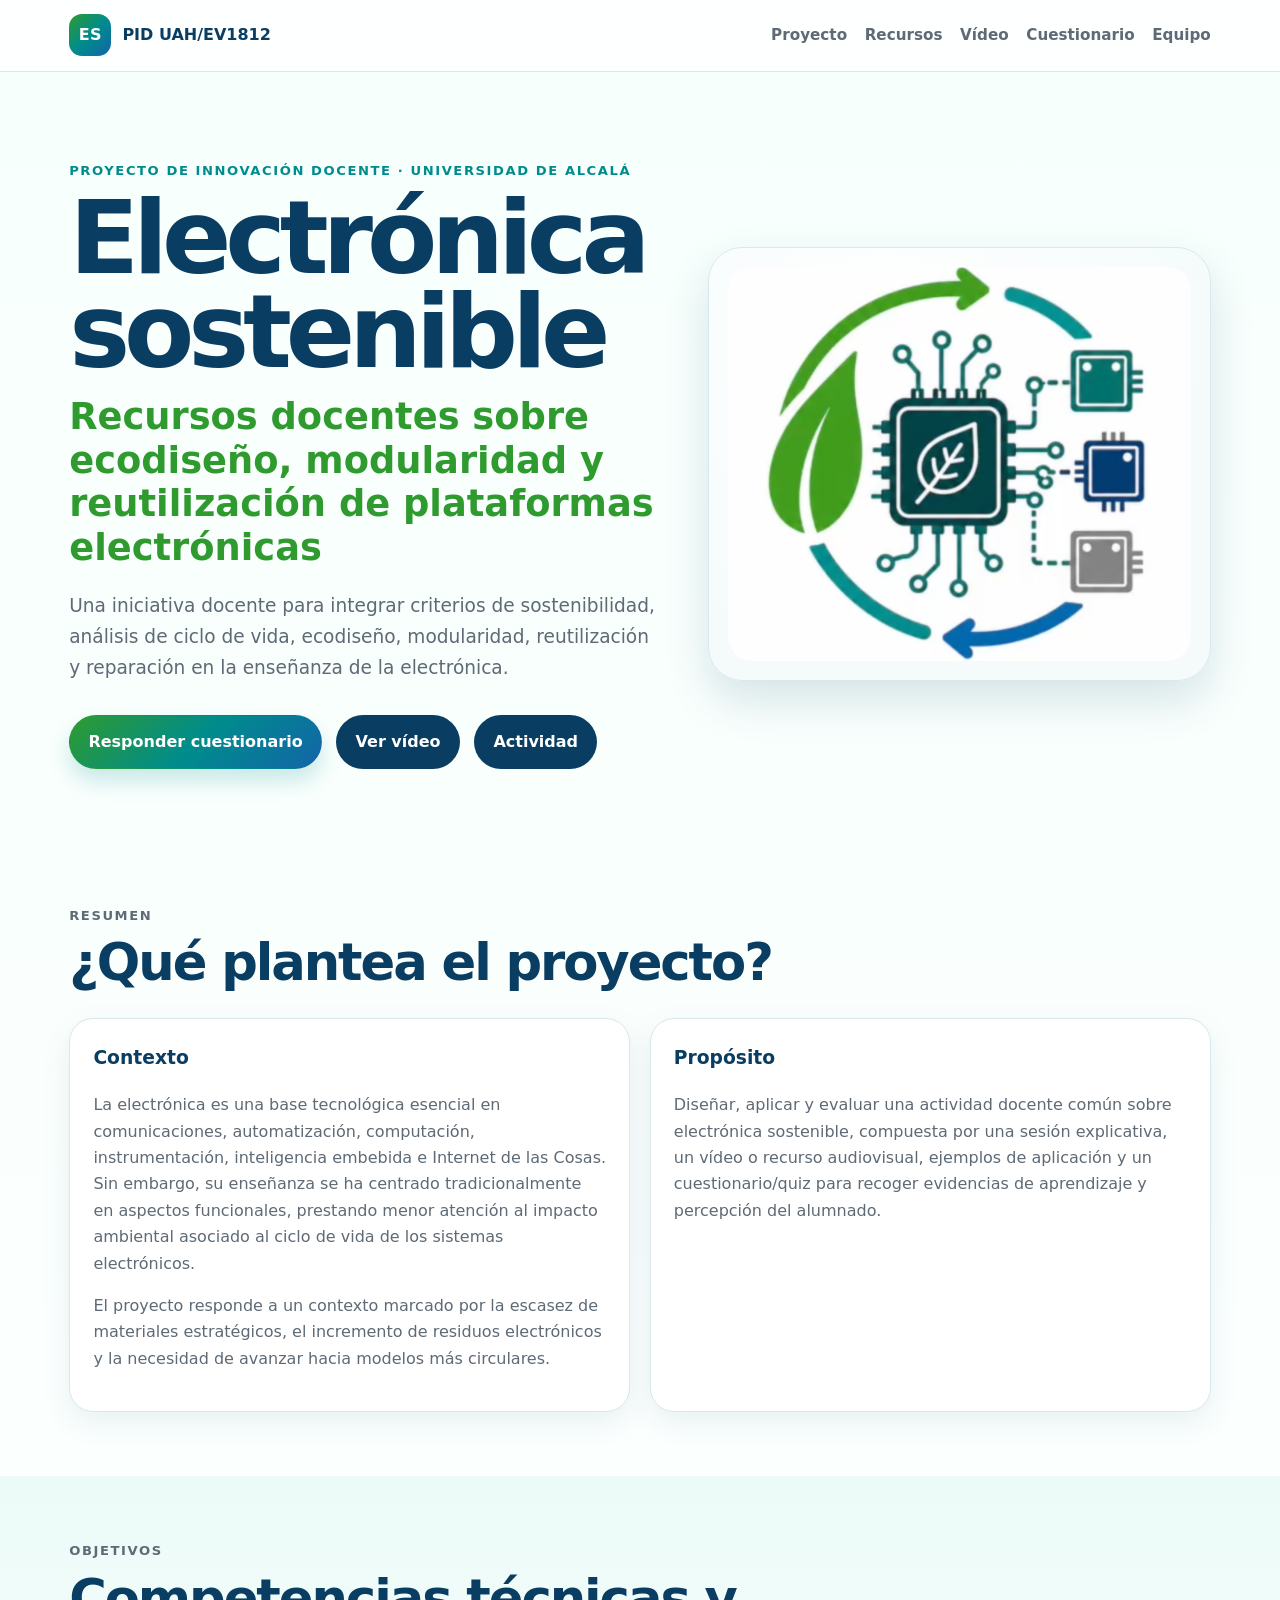
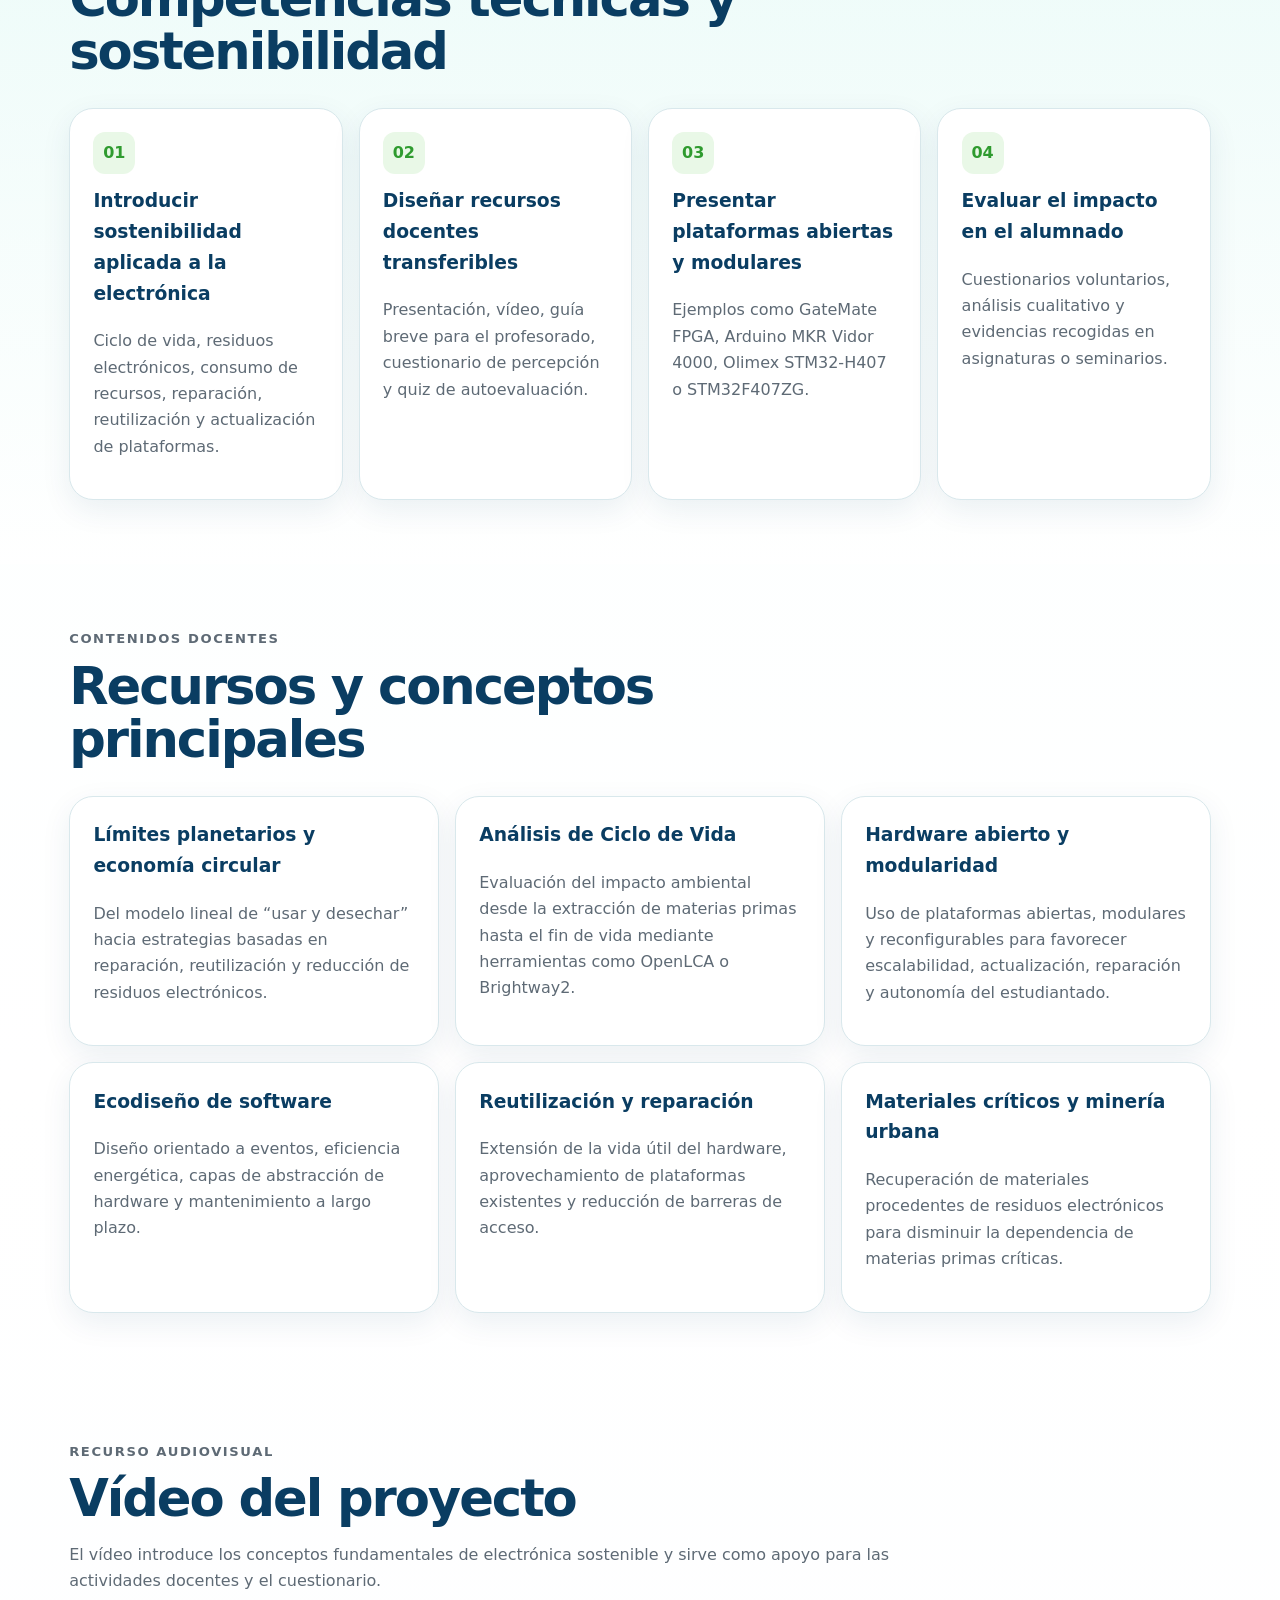
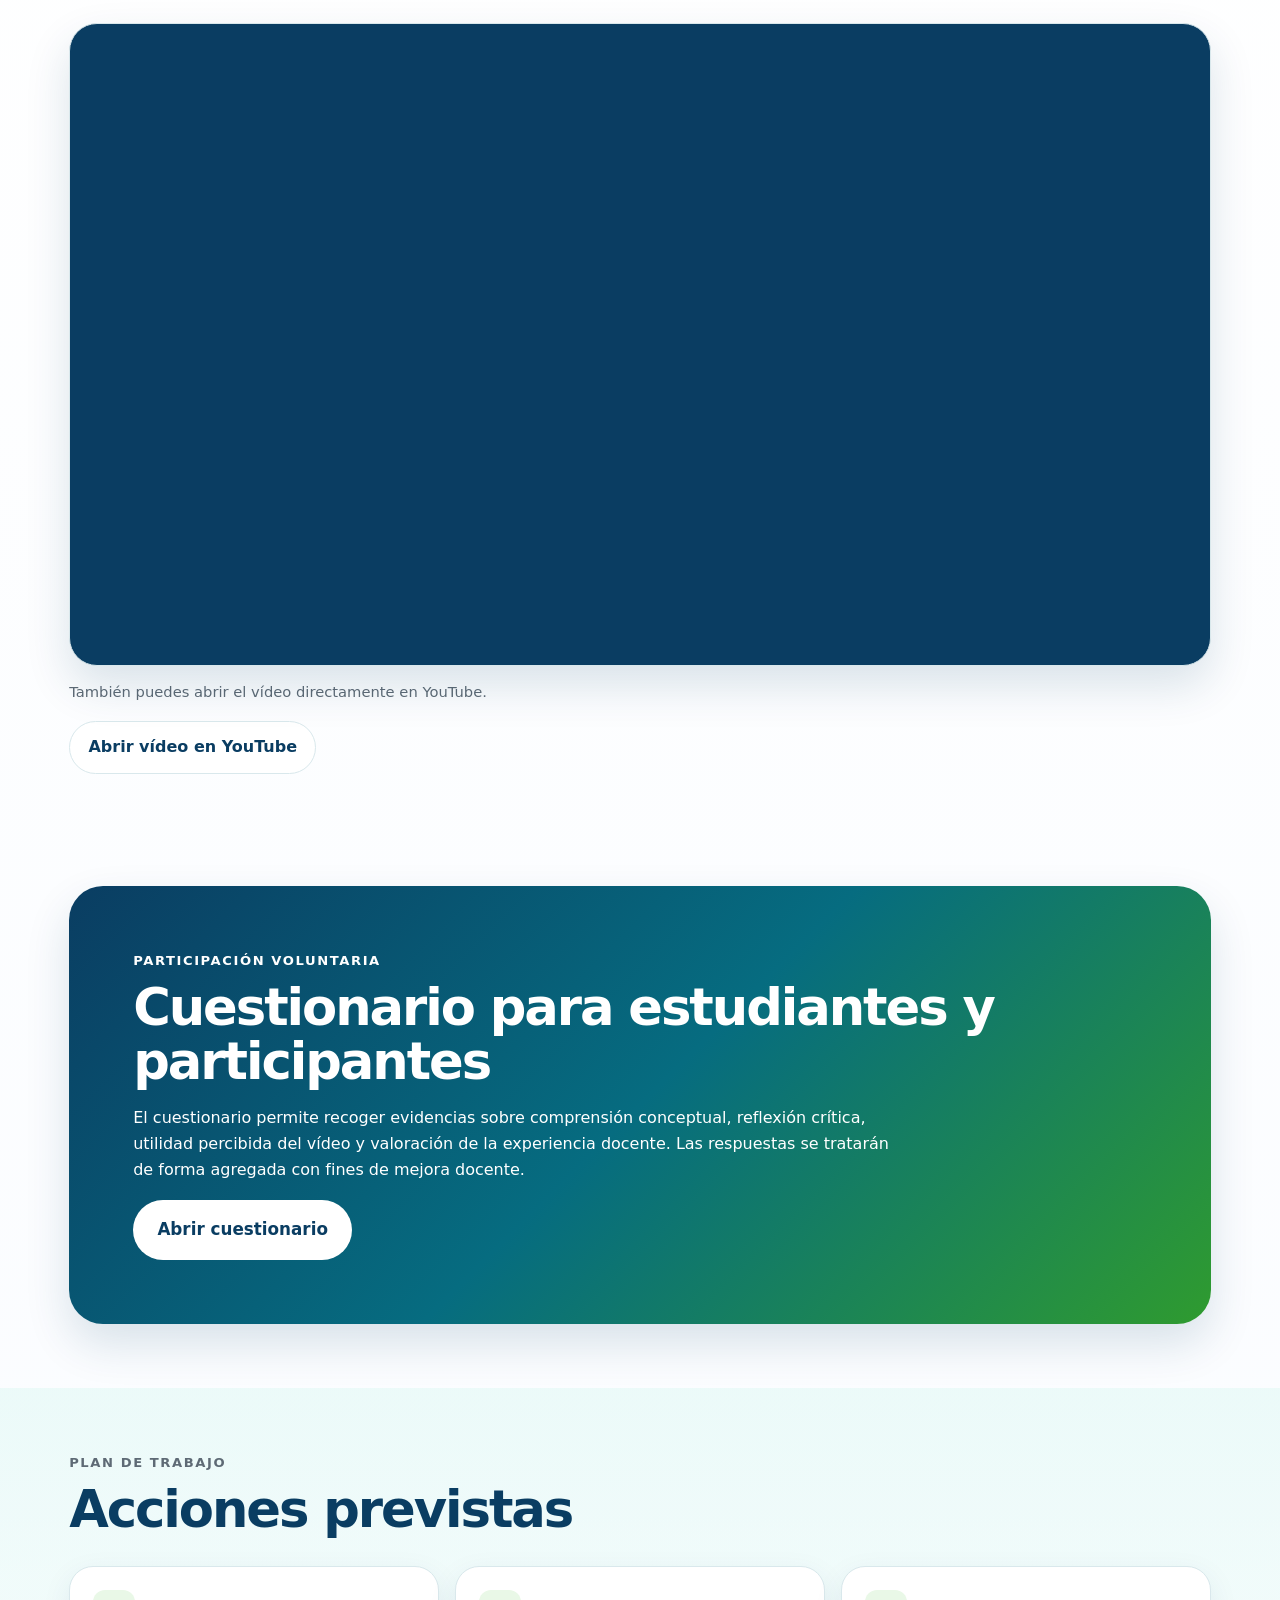
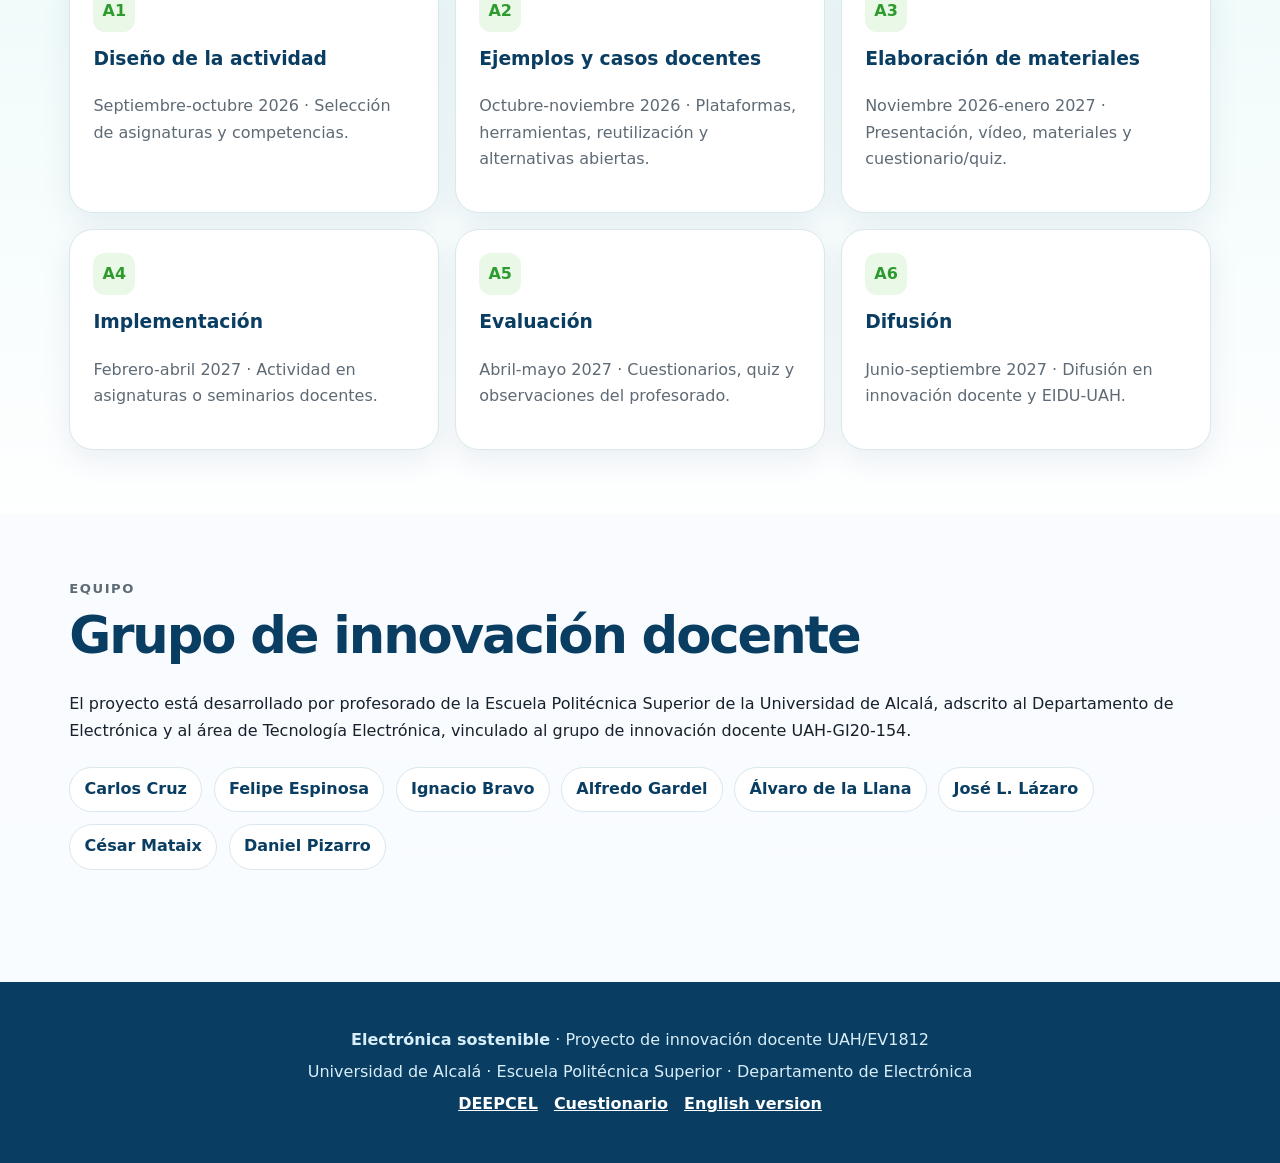
<file: index.html>
<!DOCTYPE html>
<html lang="es">
<head>
  <meta charset="utf-8" />
  <meta name="viewport" content="width=device-width, initial-scale=1" />
  <meta name="description" content="Proyecto de innovación docente UAH/EV1812: Electrónica sostenible, recursos docentes sobre ecodiseño, modularidad y reutilización de plataformas electrónicas." />
  <meta name="author" content="Universidad de Alcalá - Proyecto de Innovación Docente UAH/EV1812" />
  <meta property="og:title" content="Electrónica sostenible | PID UAH/EV1812" />
  <meta property="og:description" content="Recursos docentes sobre ecodiseño, modularidad y reutilización de plataformas electrónicas." />
  <meta property="og:type" content="website" />
  <meta property="og:image" content="assets/logo.png" />
  <title>Electrónica sostenible | PID UAH/EV1812</title>
  <link rel="alternate" hreflang="en" href="en.html" />
  <link rel="stylesheet" href="styles.css" />
</head>
<body>
  <header class="site-header">
    <nav class="nav" aria-label="Navegación principal">
      <a class="brand" href="#inicio" aria-label="Inicio">
        <span class="brand-mark">ES</span>
        <span>PID UAH/EV1812</span>
      </a>
      <button class="menu-toggle" aria-expanded="false" aria-controls="nav-links">Menú</button>
      <div class="nav-links" id="nav-links">
        <a href="#proyecto">Proyecto</a>
        <a href="#recursos">Recursos</a>
        <a href="#video">Vídeo</a>
        <a href="#cuestionario">Cuestionario</a>
        <a href="#equipo">Equipo</a>
      </div>
    </nav>
  </header>

  <main id="inicio">
    <section class="hero">
      <div class="hero-content">
        <p class="eyebrow">Proyecto de Innovación Docente · Universidad de Alcalá</p>
        <h1>Electrónica sostenible</h1>
        <h2>Recursos docentes sobre ecodiseño, modularidad y reutilización de plataformas electrónicas</h2>
        <p class="lead">
          Una iniciativa docente para integrar criterios de sostenibilidad, análisis de ciclo de vida,
          ecodiseño, modularidad, reutilización y reparación en la enseñanza de la electrónica.
        </p>
        <div class="hero-actions" aria-label="Acciones principales">
          <a class="button primary" href="https://forms.cloud.microsoft/Pages/ResponsePage.aspx?id=UsXSzh99MUeqOi8OyWKeJmUz8OkWQOFGtOzalf_WhLFUMTdSUzQ0OTdFRDVIVExIVVpZMkoxTU9JRi4u" target="_blank" rel="noopener">Responder cuestionario</a>
          <a class="button secondary" href="#video">Ver vídeo</a>
          <a class="button secondary" href="https://charlicruz.github.io/Teaching/Electronic%20Technology/PCB_site/index.html">Actividad</a>
        </div>
      </div>
      <div class="hero-card" aria-label="Logo del proyecto">
        <img src="assets/logo.png" alt="Logo del proyecto Electrónica sostenible" />
      </div>
    </section>

    <section id="proyecto" class="section">
      <div class="section-heading">
        <p class="eyebrow">Resumen</p>
        <h2>¿Qué plantea el proyecto?</h2>
      </div>
      <div class="grid two-columns">
        <article class="card">
          <h3>Contexto</h3>
          <p>
            La electrónica es una base tecnológica esencial en comunicaciones, automatización,
            computación, instrumentación, inteligencia embebida e Internet de las Cosas. Sin embargo,
            su enseñanza se ha centrado tradicionalmente en aspectos funcionales, prestando menor
            atención al impacto ambiental asociado al ciclo de vida de los sistemas electrónicos.
          </p>
          <p>
            El proyecto responde a un contexto marcado por la escasez de materiales estratégicos,
            el incremento de residuos electrónicos y la necesidad de avanzar hacia modelos más circulares.
          </p>
        </article>
        <article class="card">
          <h3>Propósito</h3>
          <p>
            Diseñar, aplicar y evaluar una actividad docente común sobre electrónica sostenible,
            compuesta por una sesión explicativa, un vídeo o recurso audiovisual, ejemplos de aplicación
            y un cuestionario/quiz para recoger evidencias de aprendizaje y percepción del alumnado.
          </p>
        </article>
      </div>
    </section>

    <section class="section muted">
      <div class="section-heading">
        <p class="eyebrow">Objetivos</p>
        <h2>Competencias técnicas y sostenibilidad</h2>
      </div>
      <div class="objective-list">
        <article class="objective">
          <span>01</span>
          <h3>Introducir sostenibilidad aplicada a la electrónica</h3>
          <p>Ciclo de vida, residuos electrónicos, consumo de recursos, reparación, reutilización y actualización de plataformas.</p>
        </article>
        <article class="objective">
          <span>02</span>
          <h3>Diseñar recursos docentes transferibles</h3>
          <p>Presentación, vídeo, guía breve para el profesorado, cuestionario de percepción y quiz de autoevaluación.</p>
        </article>
        <article class="objective">
          <span>03</span>
          <h3>Presentar plataformas abiertas y modulares</h3>
          <p>Ejemplos como GateMate FPGA, Arduino MKR Vidor 4000, Olimex STM32-H407 o STM32F407ZG.</p>
        </article>
        <article class="objective">
          <span>04</span>
          <h3>Evaluar el impacto en el alumnado</h3>
          <p>Cuestionarios voluntarios, análisis cualitativo y evidencias recogidas en asignaturas o seminarios.</p>
        </article>
      </div>
    </section>

    <section id="recursos" class="section">
      <div class="section-heading">
        <p class="eyebrow">Contenidos docentes</p>
        <h2>Recursos y conceptos principales</h2>
      </div>
      <div class="topics-grid">
        <article class="topic">
          <h3>Límites planetarios y economía circular</h3>
          <p>Del modelo lineal de “usar y desechar” hacia estrategias basadas en reparación, reutilización y reducción de residuos electrónicos.</p>
        </article>
        <article class="topic">
          <h3>Análisis de Ciclo de Vida</h3>
          <p>Evaluación del impacto ambiental desde la extracción de materias primas hasta el fin de vida mediante herramientas como OpenLCA o Brightway2.</p>
        </article>
        <article class="topic">
          <h3>Hardware abierto y modularidad</h3>
          <p>Uso de plataformas abiertas, modulares y reconfigurables para favorecer escalabilidad, actualización, reparación y autonomía del estudiantado.</p>
        </article>
        <article class="topic">
          <h3>Ecodiseño de software</h3>
          <p>Diseño orientado a eventos, eficiencia energética, capas de abstracción de hardware y mantenimiento a largo plazo.</p>
        </article>
        <article class="topic">
          <h3>Reutilización y reparación</h3>
          <p>Extensión de la vida útil del hardware, aprovechamiento de plataformas existentes y reducción de barreras de acceso.</p>
        </article>
        <article class="topic">
          <h3>Materiales críticos y minería urbana</h3>
          <p>Recuperación de materiales procedentes de residuos electrónicos para disminuir la dependencia de materias primas críticas.</p>
        </article>
      </div>
    </section>

  

    <section id="video" class="section">
      <div class="section-heading">
        <p class="eyebrow">Recurso audiovisual</p>
        <h2>Vídeo del proyecto</h2>
        <p>El vídeo introduce los conceptos fundamentales de electrónica sostenible y sirve como apoyo para las actividades docentes y el cuestionario.</p>
      </div>
      <div class="video-wrapper">
        <iframe
          src="https://www.youtube.com/embed/miIaRYKboC8"
          title="Vídeo del proyecto Electrónica sostenible"
          loading="lazy"
          allow="accelerometer; autoplay; clipboard-write; encrypted-media; gyroscope; picture-in-picture; web-share"
          allowfullscreen>
        </iframe>
      </div>
      <p class="small-note">También puedes abrir el vídeo directamente en YouTube.</p>
      <p><a class="button ghost" href="https://youtu.be/miIaRYKboC8" target="_blank" rel="noopener">Abrir vídeo en YouTube</a></p>
    </section>

    <section id="cuestionario" class="section cta-section">
      <div class="cta-card">
        <p class="eyebrow">Participación voluntaria</p>
        <h2>Cuestionario para estudiantes y participantes</h2>
        <p>
          El cuestionario permite recoger evidencias sobre comprensión conceptual, reflexión crítica,
          utilidad percibida del vídeo y valoración de la experiencia docente. Las respuestas se tratarán
          de forma agregada con fines de mejora docente.
        </p>
        <a class="button primary large" href="https://forms.cloud.microsoft/Pages/ResponsePage.aspx?id=UsXSzh99MUeqOi8OyWKeJmUz8OkWQOFGtOzalf_WhLFUMTdSUzQ0OTdFRDVIVExIVVpZMkoxTU9JRi4u" target="_blank" rel="noopener">Abrir cuestionario</a>
      </div>
    </section>

    <section class="section muted">
      <div class="section-heading">
        <p class="eyebrow">Plan de trabajo</p>
        <h2>Acciones previstas</h2>
      </div>
      <div class="timeline">
        <article>
          <span>A1</span>
          <h3>Diseño de la actividad</h3>
          <p>Septiembre-octubre 2026 · Selección de asignaturas y competencias.</p>
        </article>
        <article>
          <span>A2</span>
          <h3>Ejemplos y casos docentes</h3>
          <p>Octubre-noviembre 2026 · Plataformas, herramientas, reutilización y alternativas abiertas.</p>
        </article>
        <article>
          <span>A3</span>
          <h3>Elaboración de materiales</h3>
          <p>Noviembre 2026-enero 2027 · Presentación, vídeo, materiales y cuestionario/quiz.</p>
        </article>
        <article>
          <span>A4</span>
          <h3>Implementación</h3>
          <p>Febrero-abril 2027 · Actividad en asignaturas o seminarios docentes.</p>
        </article>
        <article>
          <span>A5</span>
          <h3>Evaluación</h3>
          <p>Abril-mayo 2027 · Cuestionarios, quiz y observaciones del profesorado.</p>
        </article>
        <article>
          <span>A6</span>
          <h3>Difusión</h3>
          <p>Junio-septiembre 2027 · Difusión en innovación docente y EIDU-UAH.</p>
        </article>
      </div>
    </section>

    <section id="equipo" class="section">
      <div class="section-heading">
        <p class="eyebrow">Equipo</p>
        <h2>Grupo de innovación docente</h2>
      </div>
      <p>
        El proyecto está desarrollado por profesorado de la Escuela Politécnica Superior de la Universidad de Alcalá,
        adscrito al Departamento de Electrónica y al área de Tecnología Electrónica, vinculado al grupo de innovación docente UAH-GI20-154.
      </p>
      <div class="people-grid" aria-label="Miembros del equipo">
        <span>Carlos Cruz</span>
        <span>Felipe Espinosa</span>
        <span>Ignacio Bravo</span>
        <span>Alfredo Gardel</span>
        <span>Álvaro de la Llana</span>
        <span>José L. Lázaro</span>
        <span>César Mataix</span>
        <span>Daniel Pizarro</span>
      </div>
    </section>
  </main>

  <footer class="site-footer">
    <p><strong>Electrónica sostenible</strong> · Proyecto de innovación docente UAH/EV1812</p>
    <p>Universidad de Alcalá · Escuela Politécnica Superior · Departamento de Electrónica</p>
    <p class="footer-links">
      <a href="https://deepcel.univ-tours.fr/deepcel/" target="_blank" rel="noopener">DEEPCEL</a>
      <a href="https://forms.cloud.microsoft/Pages/ResponsePage.aspx?id=UsXSzh99MUeqOi8OyWKeJmUz8OkWQOFGtOzalf_WhLFUMTdSUzQ0OTdFRDVIVExIVVpZMkoxTU9JRi4u" target="_blank" rel="noopener">Cuestionario</a>
      <a href="en.html" lang="en">English version</a>
    </p>
  </footer>

  <script>
    const toggle = document.querySelector('.menu-toggle');
    const links = document.querySelector('#nav-links');
    if (toggle && links) {
      toggle.addEventListener('click', () => {
        const expanded = toggle.getAttribute('aria-expanded') === 'true';
        toggle.setAttribute('aria-expanded', String(!expanded));
        links.classList.toggle('open');
      });
    }
  </script>
</body>
</html>
</file>
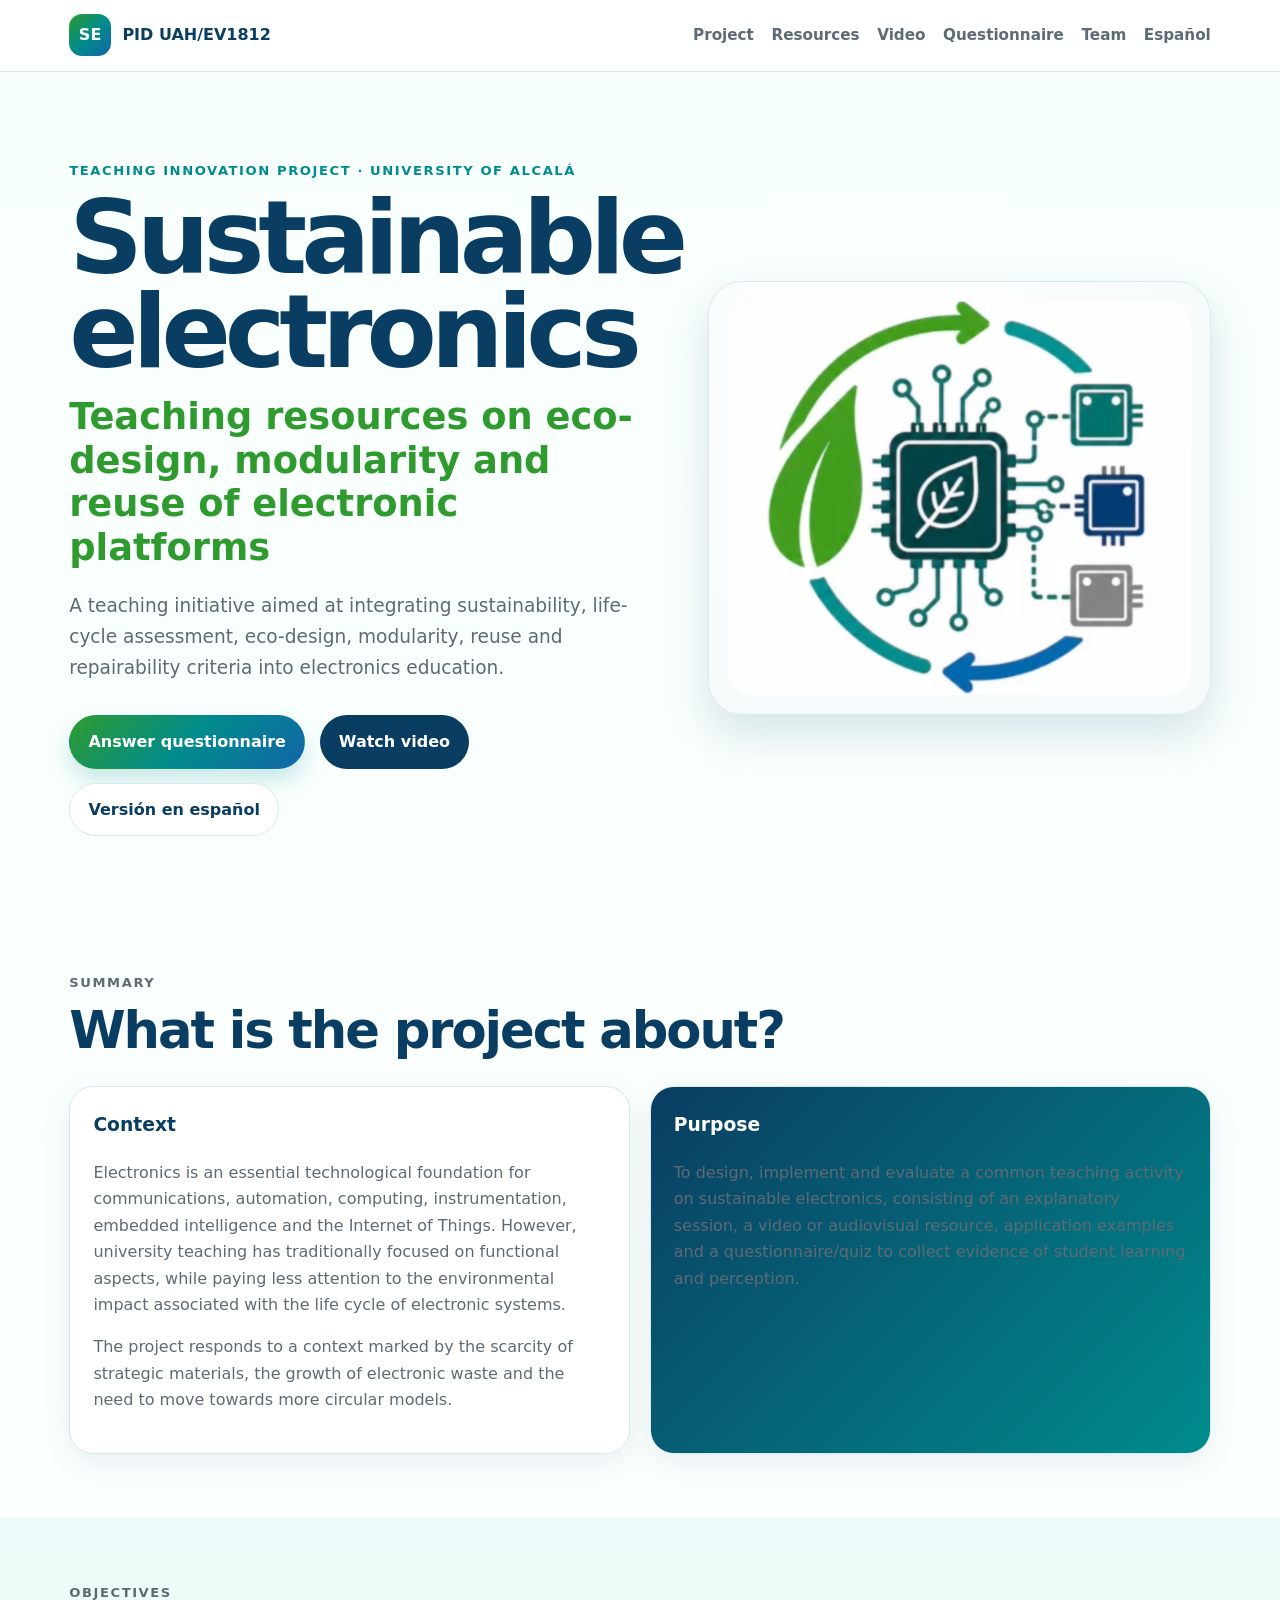
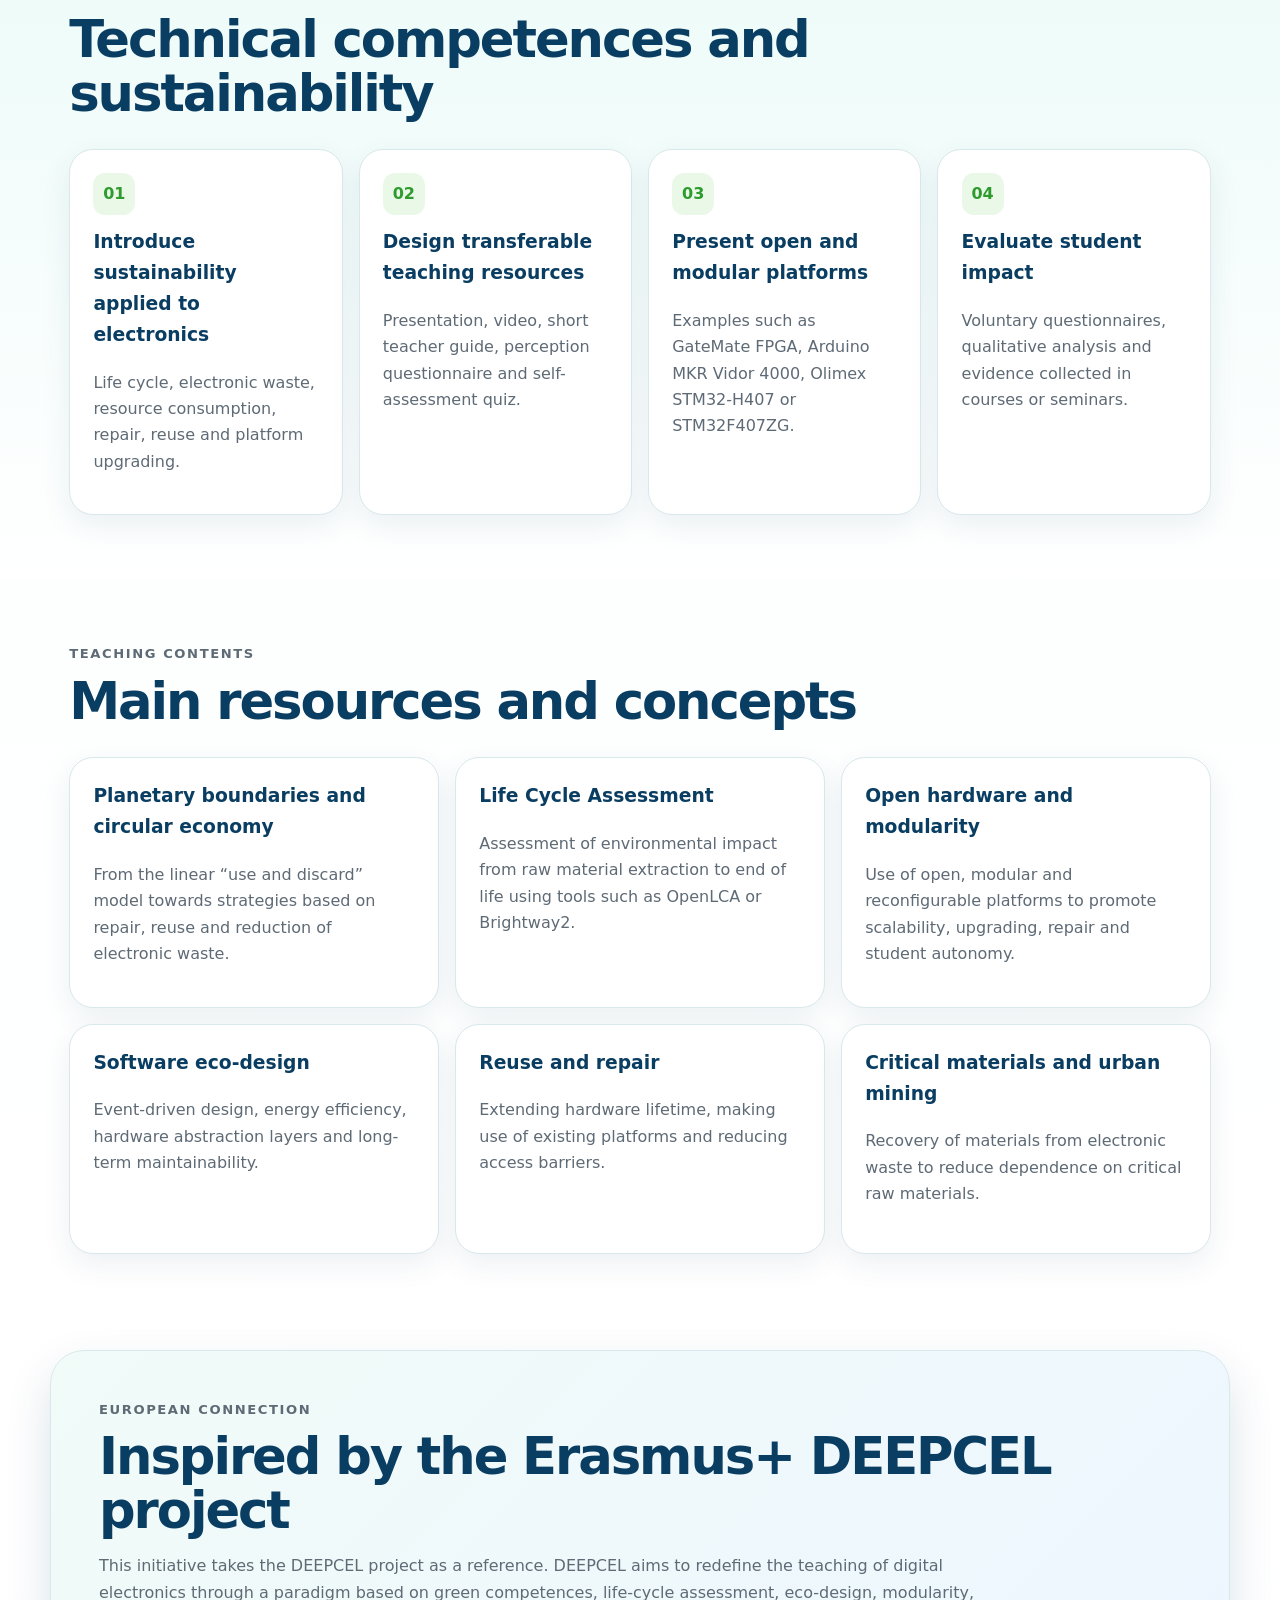
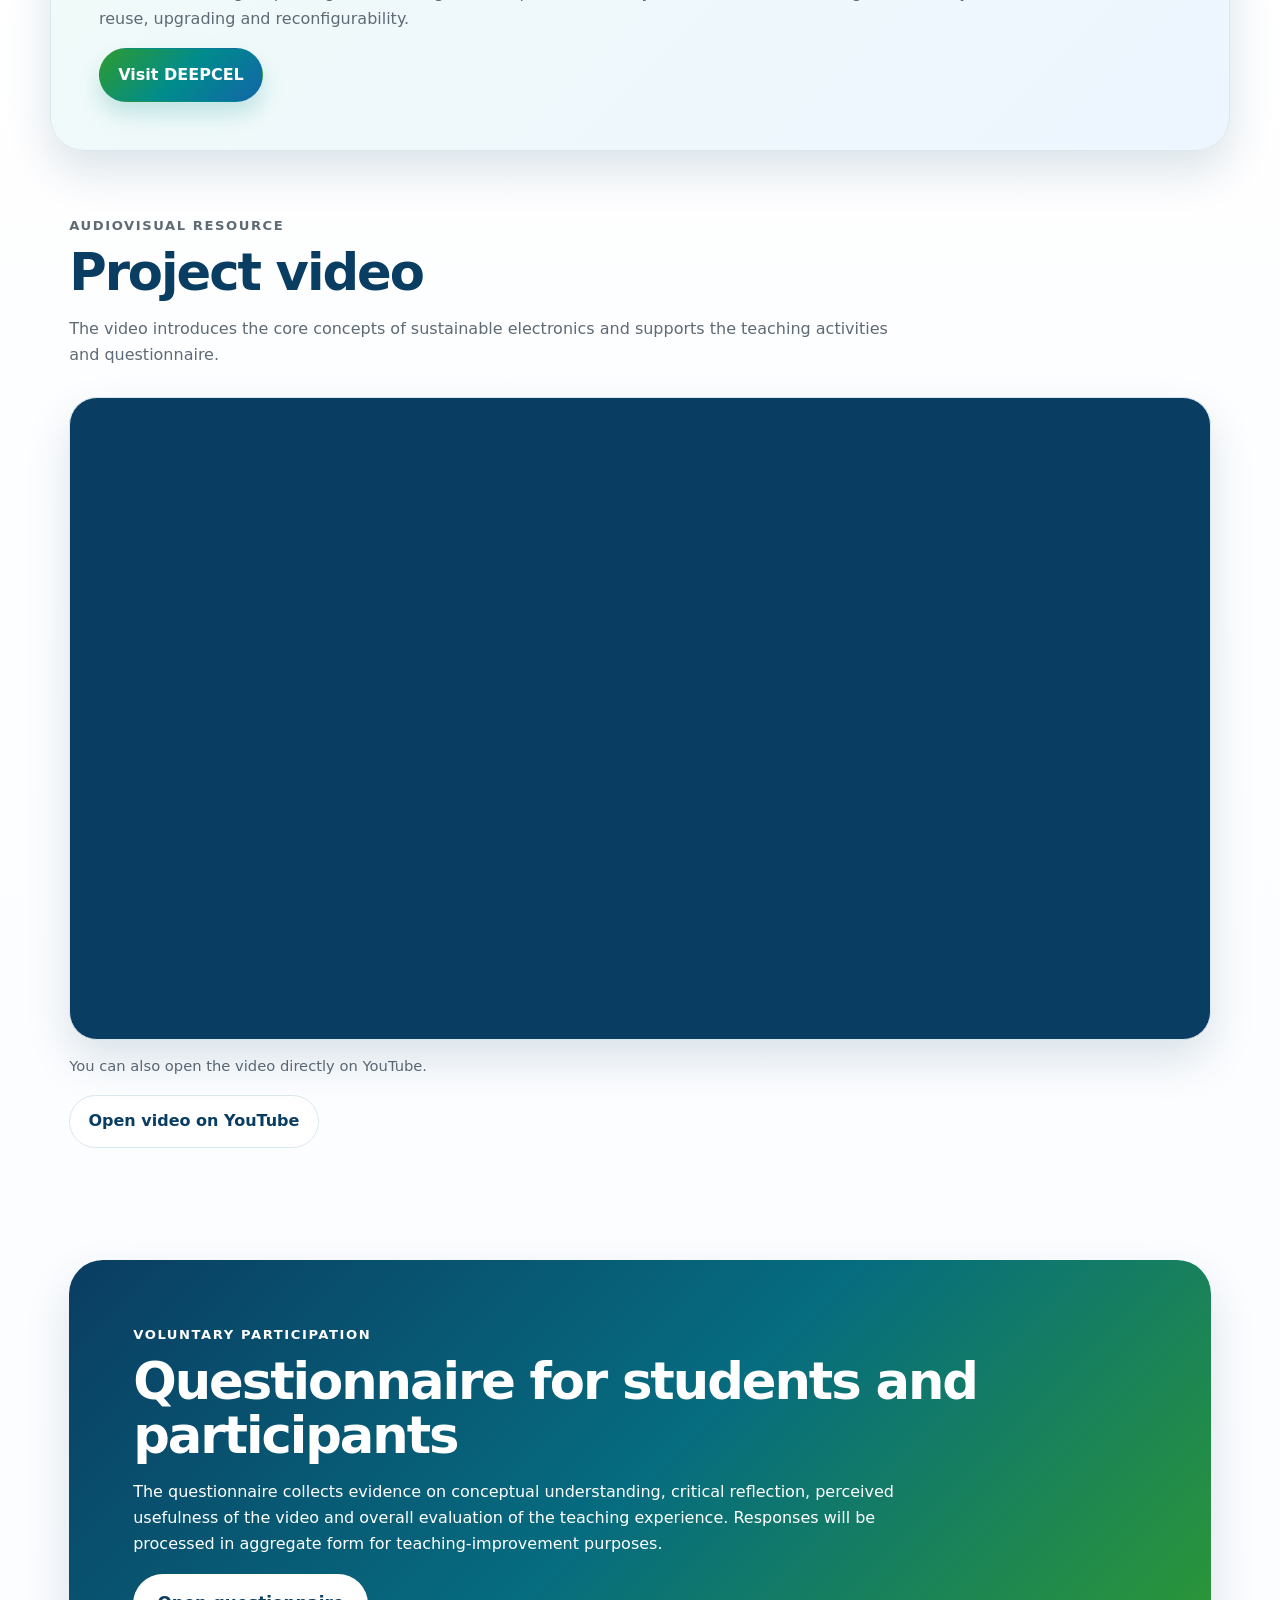
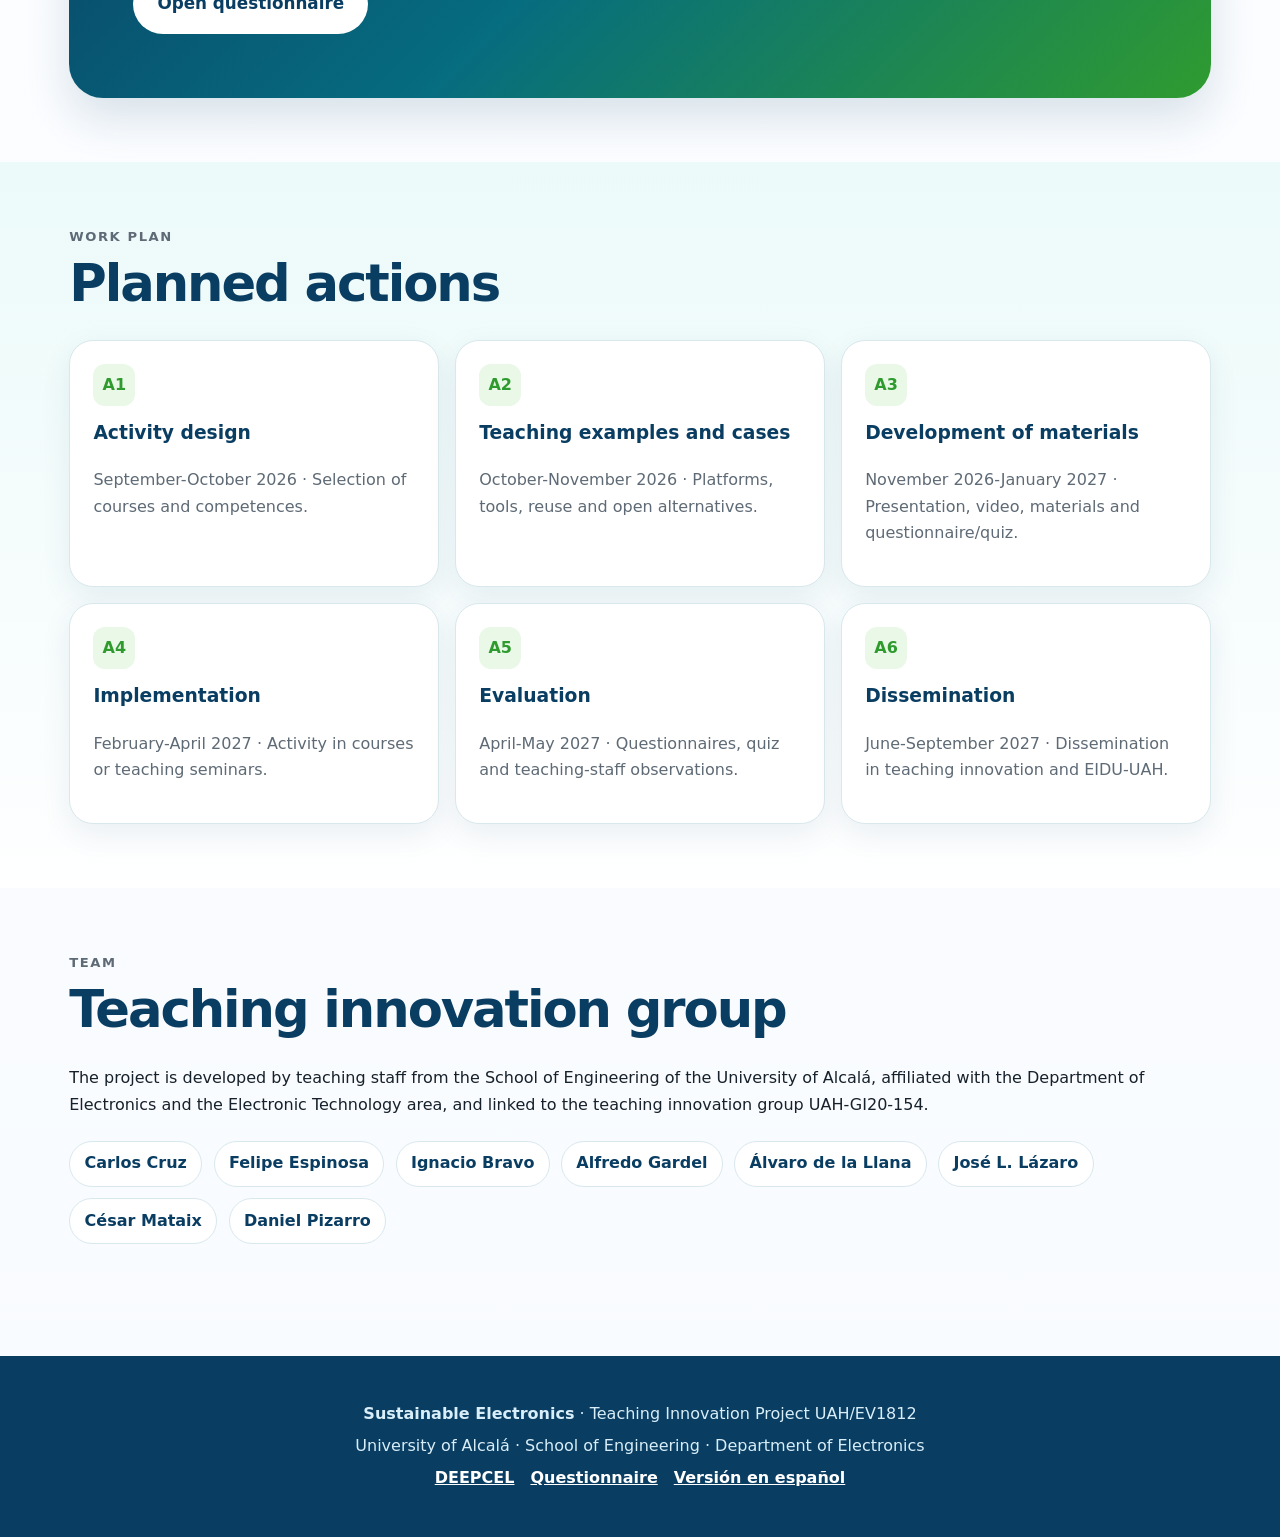
<file: en.html>
<!DOCTYPE html>
<html lang="en">
<head>
  <meta charset="utf-8" />
  <meta name="viewport" content="width=device-width, initial-scale=1" />
  <meta name="description" content="UAH/EV1812 teaching innovation project: Sustainable electronics, teaching resources on eco-design, modularity and reuse of electronic platforms." />
  <meta name="author" content="University of Alcalá - Teaching Innovation Project UAH/EV1812" />
  <meta property="og:title" content="Sustainable Electronics | PID UAH/EV1812" />
  <meta property="og:description" content="Teaching resources on eco-design, modularity and reuse of electronic platforms." />
  <meta property="og:type" content="website" />
  <meta property="og:image" content="assets/logo.png" />
  <title>Sustainable Electronics | PID UAH/EV1812</title>
  <link rel="alternate" hreflang="es" href="index.html" />
  <link rel="stylesheet" href="styles.css" />
</head>
<body>
  <header class="site-header">
    <nav class="nav" aria-label="Main navigation">
      <a class="brand" href="#home" aria-label="Home">
        <span class="brand-mark">SE</span>
        <span>PID UAH/EV1812</span>
      </a>
      <button class="menu-toggle" aria-expanded="false" aria-controls="nav-links">Menu</button>
      <div class="nav-links" id="nav-links">
        <a href="#project">Project</a>
        <a href="#resources">Resources</a>
        <a href="#video">Video</a>
        <a href="#questionnaire">Questionnaire</a>
        <a href="#team">Team</a>
        <a class="language-link" href="index.html" lang="es">Español</a>
      </div>
    </nav>
  </header>

  <main id="home">
    <section class="hero">
      <div class="hero-content">
        <p class="eyebrow">Teaching Innovation Project · University of Alcalá</p>
        <h1>Sustainable electronics</h1>
        <h2>Teaching resources on eco-design, modularity and reuse of electronic platforms</h2>
        <p class="lead">
          A teaching initiative aimed at integrating sustainability, life-cycle assessment,
          eco-design, modularity, reuse and repairability criteria into electronics education.
        </p>
        <div class="hero-actions" aria-label="Main actions">
          <a class="button primary" href="https://forms.cloud.microsoft/Pages/ResponsePage.aspx?id=UsXSzh99MUeqOi8OyWKeJmUz8OkWQOFGtOzalf_WhLFUMTdSUzQ0OTdFRDVIVExIVVpZMkoxTU9JRi4u" target="_blank" rel="noopener">Answer questionnaire</a>
          <a class="button secondary" href="#video">Watch video</a>
          <a class="button ghost" href="index.html" lang="es">Versión en español</a>
        </div>
      </div>
      <div class="hero-card" aria-label="Project logo">
        <img src="assets/logo.png" alt="Logo of the Sustainable Electronics project" />
      </div>
    </section>

    <section id="project" class="section">
      <div class="section-heading">
        <p class="eyebrow">Summary</p>
        <h2>What is the project about?</h2>
      </div>
      <div class="grid two-columns">
        <article class="card">
          <h3>Context</h3>
          <p>
            Electronics is an essential technological foundation for communications, automation,
            computing, instrumentation, embedded intelligence and the Internet of Things. However,
            university teaching has traditionally focused on functional aspects, while paying less
            attention to the environmental impact associated with the life cycle of electronic systems.
          </p>
          <p>
            The project responds to a context marked by the scarcity of strategic materials,
            the growth of electronic waste and the need to move towards more circular models.
          </p>
        </article>
        <article class="card accent-card">
          <h3>Purpose</h3>
          <p>
            To design, implement and evaluate a common teaching activity on sustainable electronics,
            consisting of an explanatory session, a video or audiovisual resource, application examples
            and a questionnaire/quiz to collect evidence of student learning and perception.
          </p>
        </article>
      </div>
    </section>

    <section class="section muted">
      <div class="section-heading">
        <p class="eyebrow">Objectives</p>
        <h2>Technical competences and sustainability</h2>
      </div>
      <div class="objective-list">
        <article class="objective">
          <span>01</span>
          <h3>Introduce sustainability applied to electronics</h3>
          <p>Life cycle, electronic waste, resource consumption, repair, reuse and platform upgrading.</p>
        </article>
        <article class="objective">
          <span>02</span>
          <h3>Design transferable teaching resources</h3>
          <p>Presentation, video, short teacher guide, perception questionnaire and self-assessment quiz.</p>
        </article>
        <article class="objective">
          <span>03</span>
          <h3>Present open and modular platforms</h3>
          <p>Examples such as GateMate FPGA, Arduino MKR Vidor 4000, Olimex STM32-H407 or STM32F407ZG.</p>
        </article>
        <article class="objective">
          <span>04</span>
          <h3>Evaluate student impact</h3>
          <p>Voluntary questionnaires, qualitative analysis and evidence collected in courses or seminars.</p>
        </article>
      </div>
    </section>

    <section id="resources" class="section">
      <div class="section-heading">
        <p class="eyebrow">Teaching contents</p>
        <h2>Main resources and concepts</h2>
      </div>
      <div class="topics-grid">
        <article class="topic">
          <h3>Planetary boundaries and circular economy</h3>
          <p>From the linear “use and discard” model towards strategies based on repair, reuse and reduction of electronic waste.</p>
        </article>
        <article class="topic">
          <h3>Life Cycle Assessment</h3>
          <p>Assessment of environmental impact from raw material extraction to end of life using tools such as OpenLCA or Brightway2.</p>
        </article>
        <article class="topic">
          <h3>Open hardware and modularity</h3>
          <p>Use of open, modular and reconfigurable platforms to promote scalability, upgrading, repair and student autonomy.</p>
        </article>
        <article class="topic">
          <h3>Software eco-design</h3>
          <p>Event-driven design, energy efficiency, hardware abstraction layers and long-term maintainability.</p>
        </article>
        <article class="topic">
          <h3>Reuse and repair</h3>
          <p>Extending hardware lifetime, making use of existing platforms and reducing access barriers.</p>
        </article>
        <article class="topic">
          <h3>Critical materials and urban mining</h3>
          <p>Recovery of materials from electronic waste to reduce dependence on critical raw materials.</p>
        </article>
      </div>
    </section>

    <section class="section connection">
      <div>
        <p class="eyebrow">European connection</p>
        <h2>Inspired by the Erasmus+ DEEPCEL project</h2>
        <p>
          This initiative takes the DEEPCEL project as a reference. DEEPCEL aims to redefine
          the teaching of digital electronics through a paradigm based on green competences,
          life-cycle assessment, eco-design, modularity, reuse, upgrading and reconfigurability.
        </p>
        <a class="button primary" href="https://deepcel.univ-tours.fr/deepcel/" target="_blank" rel="noopener">Visit DEEPCEL</a>
      </div>
    </section>

    <section id="video" class="section">
      <div class="section-heading">
        <p class="eyebrow">Audiovisual resource</p>
        <h2>Project video</h2>
        <p>The video introduces the core concepts of sustainable electronics and supports the teaching activities and questionnaire.</p>
      </div>
      <div class="video-wrapper">
        <iframe
          src="https://www.youtube.com/embed/miIaRYKboC8"
          title="Sustainable Electronics project video"
          loading="lazy"
          allow="accelerometer; autoplay; clipboard-write; encrypted-media; gyroscope; picture-in-picture; web-share"
          allowfullscreen>
        </iframe>
      </div>
      <p class="small-note">You can also open the video directly on YouTube.</p>
      <p><a class="button ghost" href="https://youtu.be/miIaRYKboC8" target="_blank" rel="noopener">Open video on YouTube</a></p>
    </section>

    <section id="questionnaire" class="section cta-section">
      <div class="cta-card">
        <p class="eyebrow">Voluntary participation</p>
        <h2>Questionnaire for students and participants</h2>
        <p>
          The questionnaire collects evidence on conceptual understanding, critical reflection,
          perceived usefulness of the video and overall evaluation of the teaching experience.
          Responses will be processed in aggregate form for teaching-improvement purposes.
        </p>
        <a class="button primary large" href="https://forms.cloud.microsoft/Pages/ResponsePage.aspx?id=UsXSzh99MUeqOi8OyWKeJmUz8OkWQOFGtOzalf_WhLFUMTdSUzQ0OTdFRDVIVExIVVpZMkoxTU9JRi4u" target="_blank" rel="noopener">Open questionnaire</a>
      </div>
    </section>

    <section class="section muted">
      <div class="section-heading">
        <p class="eyebrow">Work plan</p>
        <h2>Planned actions</h2>
      </div>
      <div class="timeline">
        <article>
          <span>A1</span>
          <h3>Activity design</h3>
          <p>September-October 2026 · Selection of courses and competences.</p>
        </article>
        <article>
          <span>A2</span>
          <h3>Teaching examples and cases</h3>
          <p>October-November 2026 · Platforms, tools, reuse and open alternatives.</p>
        </article>
        <article>
          <span>A3</span>
          <h3>Development of materials</h3>
          <p>November 2026-January 2027 · Presentation, video, materials and questionnaire/quiz.</p>
        </article>
        <article>
          <span>A4</span>
          <h3>Implementation</h3>
          <p>February-April 2027 · Activity in courses or teaching seminars.</p>
        </article>
        <article>
          <span>A5</span>
          <h3>Evaluation</h3>
          <p>April-May 2027 · Questionnaires, quiz and teaching-staff observations.</p>
        </article>
        <article>
          <span>A6</span>
          <h3>Dissemination</h3>
          <p>June-September 2027 · Dissemination in teaching innovation and EIDU-UAH.</p>
        </article>
      </div>
    </section>

    <section id="team" class="section">
      <div class="section-heading">
        <p class="eyebrow">Team</p>
        <h2>Teaching innovation group</h2>
      </div>
      <p>
        The project is developed by teaching staff from the School of Engineering of the University of Alcalá,
        affiliated with the Department of Electronics and the Electronic Technology area, and linked to the
        teaching innovation group UAH-GI20-154.
      </p>
      <div class="people-grid" aria-label="Team members">
        <span>Carlos Cruz</span>
        <span>Felipe Espinosa</span>
        <span>Ignacio Bravo</span>
        <span>Alfredo Gardel</span>
        <span>Álvaro de la Llana</span>
        <span>José L. Lázaro</span>
        <span>César Mataix</span>
        <span>Daniel Pizarro</span>
      </div>
    </section>
  </main>

  <footer class="site-footer">
    <p><strong>Sustainable Electronics</strong> · Teaching Innovation Project UAH/EV1812</p>
    <p>University of Alcalá · School of Engineering · Department of Electronics</p>
    <p class="footer-links">
      <a href="https://deepcel.univ-tours.fr/deepcel/" target="_blank" rel="noopener">DEEPCEL</a>
      <a href="https://forms.cloud.microsoft/Pages/ResponsePage.aspx?id=UsXSzh99MUeqOi8OyWKeJmUz8OkWQOFGtOzalf_WhLFUMTdSUzQ0OTdFRDVIVExIVVpZMkoxTU9JRi4u" target="_blank" rel="noopener">Questionnaire</a>
      <a href="index.html" lang="es">Versión en español</a>
    </p>
  </footer>
  <script>
    const toggle = document.querySelector('.menu-toggle');
    const links = document.querySelector('#nav-links');
    if (toggle && links) {
      toggle.addEventListener('click', () => {
        const expanded = toggle.getAttribute('aria-expanded') === 'true';
        toggle.setAttribute('aria-expanded', String(!expanded));
        links.classList.toggle('open');
      });
    }
  </script>
</body>
</html>
</file>
<file: styles.css>
:root {
  --blue-900: #0a3d62;
  --blue-700: #1265a8;
  --teal-700: #008c8c;
  --teal-100: #dff8f4;
  --green-700: #2f9b2f;
  --green-100: #e9f8e7;
  --ink: #17212b;
  --muted: #5e6a75;
  --line: #d9e8ec;
  --surface: #ffffff;
  --soft: #f5fbfb;
  --shadow: 0 20px 45px rgba(10, 61, 98, 0.14);
  --radius: 24px;
}

* { box-sizing: border-box; }
html { scroll-behavior: smooth; }
body {
  margin: 0;
  font-family: Inter, ui-sans-serif, system-ui, -apple-system, BlinkMacSystemFont, "Segoe UI", sans-serif;
  color: var(--ink);
  background: linear-gradient(180deg, #f7fffd 0%, #ffffff 45%, #f8fbff 100%);
  line-height: 1.65;
}
a { color: inherit; }

.site-header {
  position: sticky;
  top: 0;
  z-index: 20;
  backdrop-filter: blur(14px);
  background: rgba(255, 255, 255, 0.86);
  border-bottom: 1px solid var(--line);
}

.nav {
  max-width: 1180px;
  margin: 0 auto;
  padding: 0.9rem 1.2rem;
  display: flex;
  align-items: center;
  justify-content: space-between;
  gap: 1rem;
}

.brand {
  display: inline-flex;
  align-items: center;
  gap: 0.7rem;
  text-decoration: none;
  font-weight: 750;
  color: var(--blue-900);
}
.brand-mark {
  width: 42px;
  height: 42px;
  display: grid;
  place-items: center;
  border-radius: 13px;
  background: linear-gradient(135deg, var(--green-700), var(--teal-700), var(--blue-700));
  color: #fff;
  font-weight: 800;
  letter-spacing: 0.02em;
}
.nav-links {
  display: flex;
  align-items: center;
  gap: 1.1rem;
  font-size: 0.95rem;
  color: var(--muted);
}
.nav-links a { text-decoration: none; font-weight: 650; }
.nav-links a:hover { color: var(--blue-900); }
.menu-toggle {
  display: none;
  border: 1px solid var(--line);
  background: #fff;
  border-radius: 999px;
  padding: 0.5rem 0.9rem;
  color: var(--blue-900);
  font-weight: 700;
}

.hero {
  max-width: 1180px;
  margin: 0 auto;
  padding: 5.5rem 1.2rem 4.5rem;
  display: grid;
  grid-template-columns: minmax(0, 1.08fr) minmax(320px, 0.92fr);
  gap: 3rem;
  align-items: center;
}
.hero-content h1 {
  margin: 0;
  font-size: clamp(3.2rem, 8vw, 6.8rem);
  line-height: 0.92;
  letter-spacing: -0.06em;
  color: var(--blue-900);
}
.hero-content h2 {
  margin: 1rem 0 0;
  font-size: clamp(1.35rem, 3vw, 2.3rem);
  line-height: 1.18;
  color: var(--green-700);
  max-width: 820px;
}
.lead {
  font-size: 1.16rem;
  color: var(--muted);
  max-width: 780px;
  margin: 1.4rem 0 0;
}
.eyebrow {
  margin: 0 0 0.6rem;
  font-size: 0.82rem;
  text-transform: uppercase;
  letter-spacing: 0.12em;
  color: var(--teal-700);
  font-weight: 800;
}
.hero-actions {
  display: flex;
  flex-wrap: wrap;
  gap: 0.9rem;
  margin-top: 2rem;
}
.button {
  display: inline-flex;
  align-items: center;
  justify-content: center;
  text-decoration: none;
  border-radius: 999px;
  padding: 0.78rem 1.14rem;
  font-weight: 750;
  transition: transform 0.2s ease, box-shadow 0.2s ease, background 0.2s ease;
  border: 1px solid transparent;
}
.button:hover { transform: translateY(-1px); }
.button.primary {
  color: #fff;
  background: linear-gradient(135deg, var(--green-700), var(--teal-700), var(--blue-700));
  box-shadow: 0 12px 22px rgba(0, 140, 140, 0.2);
}
.button.secondary {
  background: var(--blue-900);
  color: #fff;
}
.button.ghost {
  background: #fff;
  border-color: var(--line);
  color: var(--blue-900);
}
.button.large { padding: 0.95rem 1.45rem; font-size: 1.05rem; }

.hero-card {
  background: radial-gradient(circle at 35% 20%, #fff 0%, var(--soft) 70%);
  border: 1px solid var(--line);
  border-radius: 34px;
  padding: 1.2rem;
  box-shadow: var(--shadow);
}
.hero-card img {
  width: 100%;
  display: block;
  border-radius: 24px;
}

.section {
  max-width: 1180px;
  margin: 0 auto;
  padding: 4rem 1.2rem;
}
.section.muted {
  max-width: none;
  background: linear-gradient(180deg, rgba(223, 248, 244, 0.55), rgba(255, 255, 255, 0.85));
  padding-left: calc((100% - 1180px) / 2 + 1.2rem);
  padding-right: calc((100% - 1180px) / 2 + 1.2rem);
}
.section-heading {
  max-width: 820px;
  margin-bottom: 1.8rem;
}
.section-heading h2,
.connection h2,
.cta-card h2 {
  margin: 0;
  font-size: clamp(2rem, 4vw, 3.4rem);
  line-height: 1.05;
  color: var(--blue-900);
  letter-spacing: -0.04em;
}
.section-heading p { color: var(--muted); }
.grid { display: grid; gap: 1.2rem; }
.two-columns { grid-template-columns: repeat(2, minmax(0, 1fr)); }
.card, .topic, .objective, .timeline article {
  background: #fff;
  border: 1px solid var(--line);
  border-radius: var(--radius);
  padding: 1.45rem;
  box-shadow: 0 10px 30px rgba(10, 61, 98, 0.08);
}
.card h3, .topic h3, .objective h3, .timeline h3 { margin-top: 0; color: var(--blue-900); }
.accent-card { background: linear-gradient(135deg, var(--blue-900), var(--teal-700)); color: #fff; }
.accent-card h3, .accent-card p { color: #fff; }

.objective-list {
  max-width: 1180px;
  display: grid;
  grid-template-columns: repeat(4, minmax(0, 1fr));
  gap: 1rem;
}
.objective span, .timeline span {
  display: inline-flex;
  width: 42px;
  height: 42px;
  align-items: center;
  justify-content: center;
  border-radius: 12px;
  background: var(--green-100);
  color: var(--green-700);
  font-weight: 850;
  margin-bottom: 0.75rem;
}

.topics-grid {
  display: grid;
  grid-template-columns: repeat(3, minmax(0, 1fr));
  gap: 1rem;
}
.topic { min-height: 230px; }
.topic p, .objective p, .timeline p, .card p { color: var(--muted); }

.connection {
  display: grid;
  grid-template-columns: 1fr;
  background: linear-gradient(135deg, #f1fbf8, #edf6ff);
  border: 1px solid var(--line);
  border-radius: 34px;
  margin-top: 2rem;
  padding: 3rem;
  box-shadow: var(--shadow);
}
.connection p { max-width: 900px; color: var(--muted); }

.video-wrapper {
  position: relative;
  width: 100%;
  aspect-ratio: 16 / 9;
  overflow: hidden;
  border-radius: 28px;
  box-shadow: var(--shadow);
  border: 1px solid var(--line);
  background: var(--blue-900);
}
.video-wrapper iframe {
  position: absolute;
  inset: 0;
  width: 100%;
  height: 100%;
  border: 0;
}
.small-note { color: var(--muted); font-size: 0.92rem; }

.cta-section { padding-top: 2rem; }
.cta-card {
  background: linear-gradient(135deg, var(--blue-900), #066c80 50%, var(--green-700));
  color: #fff;
  border-radius: 34px;
  padding: clamp(2rem, 5vw, 4rem);
  box-shadow: var(--shadow);
}
.cta-card h2, .cta-card p, .cta-card .eyebrow { color: #fff; }
.cta-card p { max-width: 780px; }
.cta-card .button.primary { background: #fff; color: var(--blue-900); box-shadow: none; }

.timeline {
  max-width: 1180px;
  display: grid;
  grid-template-columns: repeat(3, minmax(0, 1fr));
  gap: 1rem;
}
.people-grid {
  display: flex;
  flex-wrap: wrap;
  gap: 0.7rem;
  margin-top: 1.4rem;
}
.people-grid span {
  border: 1px solid var(--line);
  background: #fff;
  border-radius: 999px;
  padding: 0.55rem 0.9rem;
  color: var(--blue-900);
  font-weight: 700;
}

.site-footer {
  margin-top: 3rem;
  padding: 2.5rem 1.2rem;
  text-align: center;
  background: var(--blue-900);
  color: #d8eef8;
}
.site-footer p { margin: 0.35rem 0; }
.footer-links {
  display: flex;
  justify-content: center;
  gap: 1rem;
  flex-wrap: wrap;
}
.footer-links a { color: #fff; font-weight: 750; }
code { background: #eef7fb; color: var(--blue-900); padding: 0.1rem 0.25rem; border-radius: 6px; }

@media (max-width: 920px) {
  .hero { grid-template-columns: 1fr; padding-top: 3.8rem; }
  .hero-card { max-width: 560px; margin: 0 auto; }
  .two-columns, .objective-list, .topics-grid, .timeline { grid-template-columns: 1fr 1fr; }
}

@media (max-width: 720px) {
  .menu-toggle { display: inline-flex; }
  .nav { align-items: flex-start; }
  .nav-links {
    display: none;
    position: absolute;
    top: 70px;
    left: 1rem;
    right: 1rem;
    padding: 1rem;
    background: #fff;
    border: 1px solid var(--line);
    border-radius: 18px;
    box-shadow: var(--shadow);
    flex-direction: column;
    align-items: flex-start;
  }
  .nav-links.open { display: flex; }
  .hero { padding-top: 2.8rem; }
  .two-columns, .objective-list, .topics-grid, .timeline { grid-template-columns: 1fr; }
  .section, .section.muted { padding: 3rem 1rem; }
  .connection { padding: 2rem 1.2rem; border-radius: 24px; }
  .hero-content h1 { font-size: 3rem; }
}
</file>
